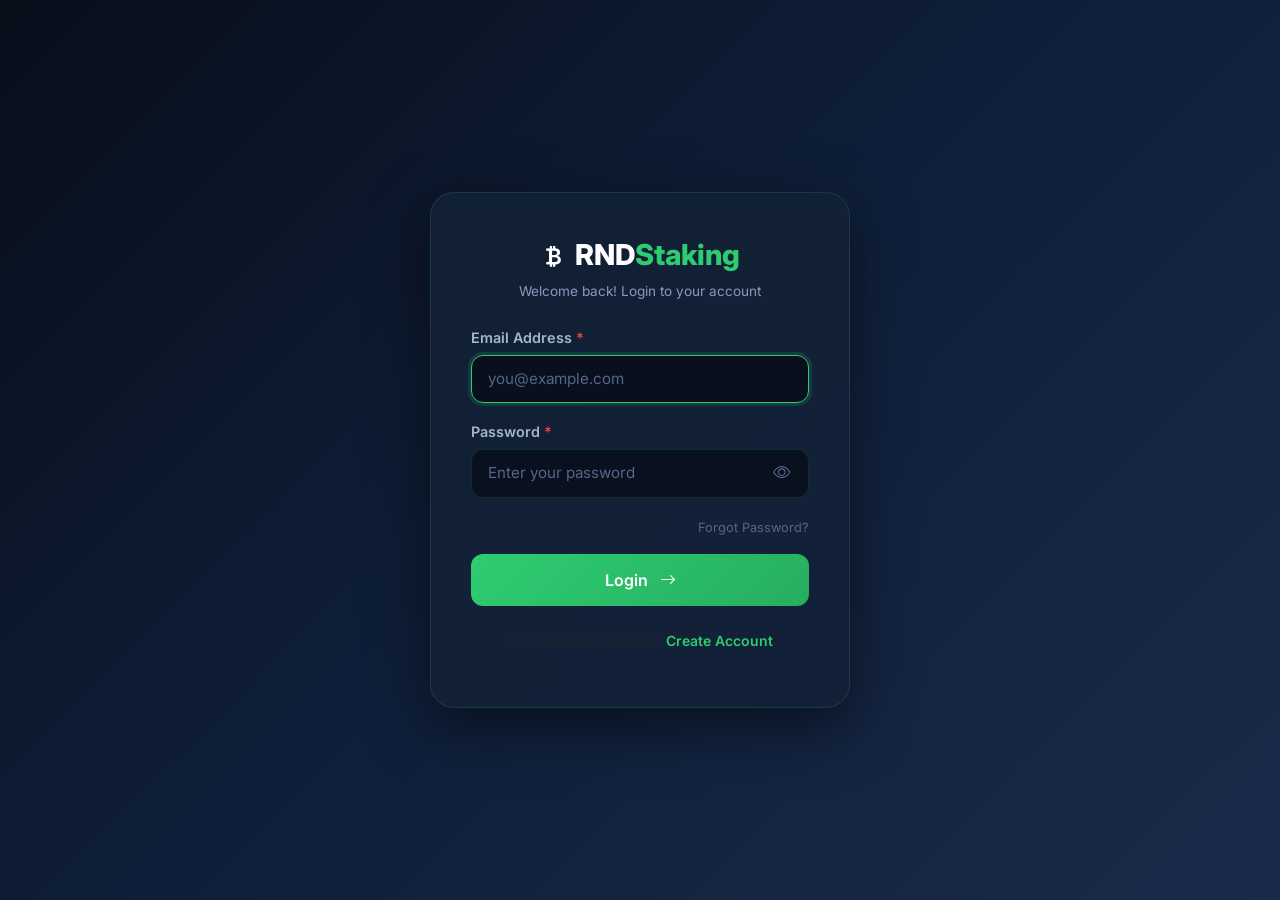
<file: login.html>
<!DOCTYPE html>
<html lang="en">
<head>
    <meta charset="UTF-8" />
    <meta name="viewport" content="width=device-width, initial-scale=1.0, maximum-scale=1.0, user-scalable=yes" />
    <title>Login - RND Staking</title>
    
    <!-- ============================================================
    EXTERNAL CSS
    ============================================================ -->
    <link href="https://cdn.jsdelivr.net/npm/bootstrap@5.3.0-alpha1/dist/css/bootstrap.min.css" rel="stylesheet" />
    <link rel="stylesheet" href="https://cdn.jsdelivr.net/npm/bootstrap-icons@1.11.3/font/bootstrap-icons.min.css" />
    <link href="https://fonts.googleapis.com/css2?family=Inter:wght@300;400;500;600;700;800&display=swap" rel="stylesheet" />
    
    <style>
        /* ============================================================
           RND STAKING - LOGIN PAGE STYLES
           ============================================================ */

        /* ============================================================
           GLOBAL RESET & BASE
           ============================================================ */
        * {
            margin: 0;
            padding: 0;
            box-sizing: border-box;
        }

        body {
            font-family: 'Inter', sans-serif;
            background: linear-gradient(135deg, #080e1a 0%, #0f1f3a 50%, #1a2a4a 100%);
            min-height: 100vh;
            display: flex;
            align-items: center;
            justify-content: center;
            padding: 20px;
        }

        /* ============================================================
           CONTAINER
           ============================================================ */
        .login-container {
            width: 100%;
            max-width: 420px;
            margin: 0 auto;
        }

        /* ============================================================
           GLASS CARD
           ============================================================ */
        .card-glass {
            background: rgba(19, 34, 55, 0.9);
            backdrop-filter: blur(20px);
            -webkit-backdrop-filter: blur(20px);
            border: 1px solid rgba(46, 204, 113, 0.15);
            border-radius: 24px;
            padding: 2.5rem;
            box-shadow: 0 20px 60px rgba(0, 0, 0, 0.5);
            animation: fadeIn 0.5s ease;
        }

        /* ============================================================
           LOGO
           ============================================================ */
        .logo-text {
            font-size: 1.8rem;
            font-weight: 800;
            color: #fff;
        }

        .logo-text span {
            color: #2ecc71;
        }

        .logo-text i {
            font-size: 1.6rem;
        }

        .sub-text {
            color: #8899bb;
            font-size: 0.85rem;
            margin-top: 4px;
        }

        /* ============================================================
           FORM ELEMENTS
           ============================================================ */
        .form-label {
            font-weight: 600;
            color: #a0b8d0;
            font-size: 0.9rem;
            margin-bottom: 6px;
        }

        .form-label .required {
            color: #ef4444;
        }

        .form-control-custom {
            background: rgba(8, 14, 26, 0.8) !important;
            border: 1px solid rgba(46, 204, 113, 0.15) !important;
            color: #f0f4ff !important;
            padding: 12px 16px !important;
            border-radius: 12px !important;
            font-size: 0.95rem;
            transition: all 0.3s ease;
        }

        .form-control-custom::placeholder {
            color: #556688 !important;
        }

        .form-control-custom:focus {
            border-color: #2ecc71 !important;
            box-shadow: 0 0 0 3px rgba(46, 204, 113, 0.15) !important;
            background: rgba(8, 14, 26, 0.9) !important;
        }

        .form-control-custom.is-invalid {
            border-color: #ef4444 !important;
            box-shadow: 0 0 0 3px rgba(239, 68, 68, 0.15) !important;
        }

        .form-control-custom.is-valid {
            border-color: #2ecc71 !important;
            box-shadow: 0 0 0 3px rgba(46, 204, 113, 0.15) !important;
        }

        /* ============================================================
           PASSWORD TOGGLE
           ============================================================ */
        .password-wrapper {
            position: relative;
        }

        .password-wrapper .form-control-custom {
            padding-right: 48px !important;
        }

        .password-toggle {
            position: absolute;
            right: 14px;
            top: 50%;
            transform: translateY(-50%);
            background: none;
            border: none;
            color: #556688;
            cursor: pointer;
            padding: 4px;
            font-size: 1.1rem;
            transition: color 0.3s ease;
        }

        .password-toggle:hover {
            color: #2ecc71;
        }

        /* ============================================================
           FORGOT PASSWORD
           ============================================================ */
        .forgot-password {
            text-align: right;
            margin-top: 4px;
        }

        .forgot-password a {
            color: #556688;
            font-size: 0.8rem;
            text-decoration: none;
            transition: color 0.3s ease;
        }

        .forgot-password a:hover {
            color: #2ecc71;
            text-decoration: underline;
        }

        /* ============================================================
           BUTTONS
           ============================================================ */
        .btn-primary-custom {
            background: linear-gradient(135deg, #2ecc71, #27ae60);
            border: none;
            color: #fff;
            font-weight: 600;
            padding: 14px;
            border-radius: 12px;
            width: 100%;
            transition: all 0.3s ease;
            font-size: 1rem;
            cursor: pointer;
            position: relative;
        }

        .btn-primary-custom:hover {
            transform: translateY(-2px);
            box-shadow: 0 10px 30px rgba(46, 204, 113, 0.3);
            color: #fff;
        }

        .btn-primary-custom:disabled {
            opacity: 0.6;
            cursor: not-allowed;
            transform: none !important;
        }

        .btn-primary-custom:disabled:hover {
            box-shadow: none;
        }

        .btn-primary-custom .spinner-border {
            width: 1.2rem;
            height: 1.2rem;
        }

        /* ============================================================
           TEXT LINKS
           ============================================================ */
        .text-link {
            color: #2ecc71;
            text-decoration: none;
            font-weight: 600;
            transition: color 0.3s ease;
        }

        .text-link:hover {
            text-decoration: underline;
            color: #27ae60;
        }

        /* ============================================================
           TOAST CONTAINER
           ============================================================ */
        .toast-container {
            position: fixed;
            top: 20px;
            right: 20px;
            z-index: 9999;
            max-width: 400px;
            width: 100%;
            display: flex;
            flex-direction: column;
            gap: 10px;
            pointer-events: none;
        }

        .toast-custom {
            background: rgba(19, 34, 55, 0.95);
            backdrop-filter: blur(10px);
            -webkit-backdrop-filter: blur(10px);
            border: 1px solid rgba(46, 204, 113, 0.2);
            border-radius: 16px;
            padding: 16px 20px;
            color: #f0f4ff;
            box-shadow: 0 10px 40px rgba(0, 0, 0, 0.5);
            display: flex;
            align-items: center;
            gap: 12px;
            animation: slideIn 0.4s ease;
            pointer-events: auto;
            transition: all 0.3s ease;
        }

        .toast-custom.success {
            border-left: 4px solid #2ecc71;
        }

        .toast-custom.error {
            border-left: 4px solid #ef4444;
        }

        .toast-custom.warning {
            border-left: 4px solid #f59e0b;
        }

        .toast-custom.info {
            border-left: 4px solid #60a5fa;
        }

        .toast-custom i {
            font-size: 1.5rem;
            flex-shrink: 0;
        }

        .toast-custom .toast-msg {
            flex: 1;
            font-size: 0.9rem;
        }

        /* ============================================================
           ANIMATIONS
           ============================================================ */
        @keyframes slideIn {
            from {
                transform: translateX(100%);
                opacity: 0;
            }
            to {
                transform: translateX(0);
                opacity: 1;
            }
        }

        @keyframes fadeIn {
            from {
                opacity: 0;
                transform: translateY(-10px);
            }
            to {
                opacity: 1;
                transform: translateY(0);
            }
        }

        /* ============================================================
           RESPONSIVE
           ============================================================ */
        @media (max-width: 576px) {
            .card-glass {
                padding: 1.5rem;
                border-radius: 20px;
            }
            
            .logo-text {
                font-size: 1.5rem;
            }
            
            .toast-container {
                top: 10px;
                right: 10px;
                left: 10px;
                max-width: none;
            }
            
            .toast-custom {
                padding: 12px 16px;
            }
        }

        @media (max-width: 400px) {
            .card-glass {
                padding: 1rem;
                border-radius: 16px;
            }
            
            .form-control-custom {
                padding: 10px 14px !important;
                font-size: 0.85rem;
            }
            
            .btn-primary-custom {
                padding: 12px;
                font-size: 0.9rem;
            }
        }
    </style>
</head>
<body>

<!-- ============================================================
TOAST CONTAINER
============================================================ -->
<div class="toast-container" id="toastContainer"></div>

<!-- ============================================================
LOGIN CONTAINER
============================================================ -->
<div class="login-container">
    <div class="card-glass">
        
        <!-- ===== LOGO ===== -->
        <div class="text-center mb-4">
            <div class="logo-text">
                <i class="bi bi-currency-bitcoin me-2"></i>RND<span>Staking</span>
            </div>
            <p class="sub-text">Welcome back! Login to your account</p>
        </div>

        <!-- ===== LOGIN FORM ===== -->
        <form id="loginForm" novalidate>
            
            <!-- Email -->
            <div class="mb-3">
                <label class="form-label" for="loginEmail">
                    Email Address <span class="required">*</span>
                </label>
                <input 
                    type="email" 
                    id="loginEmail" 
                    class="form-control form-control-custom" 
                    placeholder="you@example.com" 
                    required 
                    autofocus
                />
            </div>

            <!-- Password -->
            <div class="mb-3">
                <label class="form-label" for="loginPassword">
                    Password <span class="required">*</span>
                </label>
                <div class="password-wrapper">
                    <input 
                        type="password" 
                        id="loginPassword" 
                        class="form-control form-control-custom" 
                        placeholder="Enter your password" 
                        required 
                        minlength="6"
                    />
                    <button type="button" class="password-toggle" id="passwordToggle" aria-label="Toggle password visibility">
                        <i class="bi bi-eye"></i>
                    </button>
                </div>
            </div>

            <!-- Forgot Password -->
            <div class="forgot-password">
                <a href="forgot-password.html">Forgot Password?</a>
            </div>

            <!-- Submit Button -->
            <button type="submit" class="btn-primary-custom mt-3" id="loginBtn">
                Login <i class="bi bi-arrow-right ms-2"></i>
            </button>
        </form>

        <!-- ===== REGISTER LINK ===== -->
        <p class="text-center mt-4 text-muted small">
            Don't have an account? <a href="register.html" class="text-link">Create Account</a>
        </p>
    </div>
</div>

<!-- ============================================================
EXTERNAL SCRIPTS
============================================================ -->
<script src="https://cdn.jsdelivr.net/npm/bootstrap@5.3.0-alpha1/dist/js/bootstrap.bundle.min.js"></script>

<!-- ============================================================
ES MODULES (type="importmap" required for ES Modules)
============================================================ -->
<script type="importmap">
{
    "imports": {
        "firebase/app": "https://www.gstatic.com/firebasejs/10.7.1/firebase-app.js",
        "firebase/auth": "https://www.gstatic.com/firebasejs/10.7.1/firebase-auth.js",
        "firebase/database": "https://www.gstatic.com/firebasejs/10.7.1/firebase-database.js"
    }
}
</script>

<!-- ============================================================
PROJECT SCRIPTS (Complete Login JS)
============================================================ -->
<script type="module">
// ============================================================
// RND STAKING PLATFORM V2 - LOGIN.JS
// ============================================================
// 📌 PROJECT: mywebsite-600d3
// 📌 RULE: Firebase Auth UID = User ID = Referral Code
// ============================================================

import { 
    auth, 
    database,
    signInWithEmailAndPassword,
    onAuthStateChanged,
    ref,
    update,
    get,
    getCurrentTimestamp,
    createLog
} from './firebase.js';

// ============================================================
// 🔥 DOM REFERENCES
// ============================================================
const form = document.getElementById('loginForm');
const emailInput = document.getElementById('loginEmail');
const passwordInput = document.getElementById('loginPassword');
const loginBtn = document.getElementById('loginBtn');
const passwordToggle = document.getElementById('passwordToggle');
const toastContainer = document.getElementById('toastContainer');

// ============================================================
// 🔥 TOAST FUNCTION
// ============================================================
function showToast(message, type = 'success') {
    if (!toastContainer) {
        console.error('Toast container not found');
        return;
    }
    
    const toast = document.createElement('div');
    toast.className = `toast-custom ${type}`;
    
    const icons = {
        success: 'bi-check-circle-fill text-success',
        error: 'bi-exclamation-triangle-fill text-danger',
        warning: 'bi-exclamation-triangle-fill text-warning',
        info: 'bi-info-circle-fill text-info'
    };
    
    const icon = icons[type] || icons.info;
    
    toast.innerHTML = `
        <i class="bi ${icon}"></i>
        <span class="toast-msg">${message}</span>
    `;
    
    toastContainer.appendChild(toast);
    
    setTimeout(() => {
        toast.style.opacity = '0';
        toast.style.transform = 'translateX(100%)';
        setTimeout(() => {
            if (toast.parentNode) {
                toast.remove();
            }
        }, 300);
    }, 5000);
}

// ============================================================
// 🔥 SET LOADING STATE
// ============================================================
function setLoading(isLoading) {
    if (!loginBtn) return;
    if (isLoading) {
        loginBtn.disabled = true;
        loginBtn.innerHTML = `
            <span class="spinner-border spinner-border-sm me-2" role="status" aria-hidden="true"></span>
            Logging in...
        `;
    } else {
        loginBtn.disabled = false;
        loginBtn.innerHTML = 'Login <i class="bi bi-arrow-right ms-2"></i>';
    }
}

// ============================================================
// 🔥 PASSWORD TOGGLE
// ============================================================
if (passwordToggle) {
    passwordToggle.addEventListener('click', function() {
        const type = passwordInput.getAttribute('type') === 'password' ? 'text' : 'password';
        passwordInput.setAttribute('type', type);
        this.querySelector('i').classList.toggle('bi-eye');
        this.querySelector('i').classList.toggle('bi-eye-slash');
    });
}

// ============================================================
// 🔥 UPDATE LAST LOGIN
// ============================================================
async function updateLastLogin(uid) {
    try {
        const userRef = ref(database, 'users/' + uid);
        await update(userRef, {
            lastLogin: getCurrentTimestamp()
        });
        console.log('✅ Last login updated');
    } catch (error) {
        console.error('Error updating last login:', error);
    }
}

// ============================================================
// 🔥 CHECK USER STATUS
// ============================================================
async function checkUserStatus(uid) {
    try {
        const userRef = ref(database, 'users/' + uid);
        const snapshot = await get(userRef);
        
        if (!snapshot.exists()) {
            return { valid: false, error: 'User not found' };
        }
        
        const userData = snapshot.val();
        
        if (userData.isBlocked === true) {
            return { valid: false, error: 'Your account has been blocked. Please contact support.' };
        }
        
        if (userData.isDeleted === true) {
            return { valid: false, error: 'Your account has been deleted.' };
        }
        
        if (userData.isActive === false) {
            return { valid: false, error: 'Your account is inactive. Please contact support.' };
        }
        
        return { valid: true, userData: userData };
    } catch (error) {
        console.error('Error checking user status:', error);
        return { valid: false, error: 'Error checking account status' };
    }
}

// ============================================================
// 🔥 LOGIN USER
// ============================================================
async function loginUser(event) {
    event.preventDefault();
    
    // ============================================================
    // STEP 1: GET FORM VALUES
    // ============================================================
    const email = emailInput.value.trim();
    const password = passwordInput.value;
    
    console.log('📝 Login attempt for:', email);
    
    // ============================================================
    // STEP 2: VALIDATE FORM
    // ============================================================
    if (!email) {
        showToast('❌ Please enter your email address', 'error');
        emailInput.focus();
        return;
    }
    
    if (!password) {
        showToast('❌ Please enter your password', 'error');
        passwordInput.focus();
        return;
    }
    
    // ============================================================
    // STEP 3: DISABLE BUTTON & SHOW LOADING
    // ============================================================
    setLoading(true);
    
    try {
        // ============================================================
        // STEP 4: SIGN IN WITH FIREBASE AUTH
        // ============================================================
        console.log('🔐 Signing in...');
        const userCredential = await signInWithEmailAndPassword(auth, email, password);
        const user = userCredential.user;
        const uid = user.uid;
        
        console.log('✅ Login successful. UID:', uid);
        
        // ============================================================
        // STEP 5: CHECK USER STATUS
        // ============================================================
        const statusCheck = await checkUserStatus(uid);
        if (!statusCheck.valid) {
            showToast('❌ ' + statusCheck.error, 'error');
            // Sign out if account is not valid
            await signOut(auth);
            setLoading(false);
            return;
        }
        
        // ============================================================
        // STEP 6: UPDATE LAST LOGIN
        // ============================================================
        await updateLastLogin(uid);
        
        // ============================================================
        // STEP 7: CREATE LOG
        // ============================================================
        await createLog('info', 'User logged in', {
            uid: uid,
            email: email
        });
        
        // ============================================================
        // STEP 8: SUCCESS
        // ============================================================
        console.log('✅ Login completed successfully');
        showToast('🎉 Welcome back, ' + (statusCheck.userData.name || 'User') + '!', 'success');
        
        // Reset form
        form.reset();
        
        // ============================================================
        // STEP 9: REDIRECT TO DASHBOARD
        // ============================================================
        setTimeout(() => {
            window.location.href = 'dashboard.html';
        }, 1500);
        
    } catch (error) {
        // ============================================================
        // STEP 10: ERROR HANDLING
        // ============================================================
        console.error('❌ Login Error:', error);
        
        let errorMessage = 'Login failed. Please try again.';
        
        switch (error.code) {
            case 'auth/user-not-found':
                errorMessage = '❌ No account found with this email. Please register first.';
                break;
            case 'auth/wrong-password':
                errorMessage = '❌ Incorrect password. Please try again.';
                break;
            case 'auth/invalid-email':
                errorMessage = '❌ Please enter a valid email address.';
                break;
            case 'auth/user-disabled':
                errorMessage = '❌ This account has been disabled. Please contact support.';
                break;
            case 'auth/too-many-requests':
                errorMessage = '❌ Too many failed attempts. Please try again later.';
                break;
            case 'auth/network-request-failed':
                errorMessage = '❌ Network error. Please check your connection.';
                break;
            case 'auth/invalid-credential':
                errorMessage = '❌ Invalid credentials. Please check your email and password.';
                break;
            default:
                errorMessage = '❌ ' + (error.message || 'Login failed. Please try again.');
        }
        
        showToast(errorMessage, 'error');
        
        // ✅ Create error log
        await createLog('error', 'Login failed', {
            email: email,
            errorCode: error.code,
            errorMessage: error.message
        });
        
    } finally {
        // ============================================================
        // STEP 11: RE-ENABLE BUTTON
        // ============================================================
        setLoading(false);
    }
}

// ============================================================
// 🔥 FORM SUBMIT LISTENER
// ============================================================
if (form) {
    form.addEventListener('submit', loginUser);
}

// ============================================================
// 🔥 AUTH STATE LISTENER (Redirect if already logged in)
// ============================================================
onAuthStateChanged(auth, (user) => {
    if (user) {
        console.log('👤 User already logged in:', user.uid);
        // Redirect to dashboard if already logged in
        window.location.href = 'dashboard.html';
    }
});

// ============================================================
// 🔥 KEYBOARD SHORTCUT: Enter to Submit
// ============================================================
document.addEventListener('keydown', (event) => {
    if (event.key === 'Enter' && event.target.tagName === 'INPUT') {
        const form = event.target.closest('form');
        if (form && form.id === 'loginForm') {
            event.preventDefault();
            form.dispatchEvent(new Event('submit'));
        }
    }
});

// ============================================================
// 🔥 INIT LOG
// ============================================================
console.log('✅ Login module loaded successfully');
console.log('📌 Project: mywebsite-600d3');
console.log('📌 Rule: Firebase Auth UID = User ID = Referral Code');
</script>

</body>
</html>
</file>
